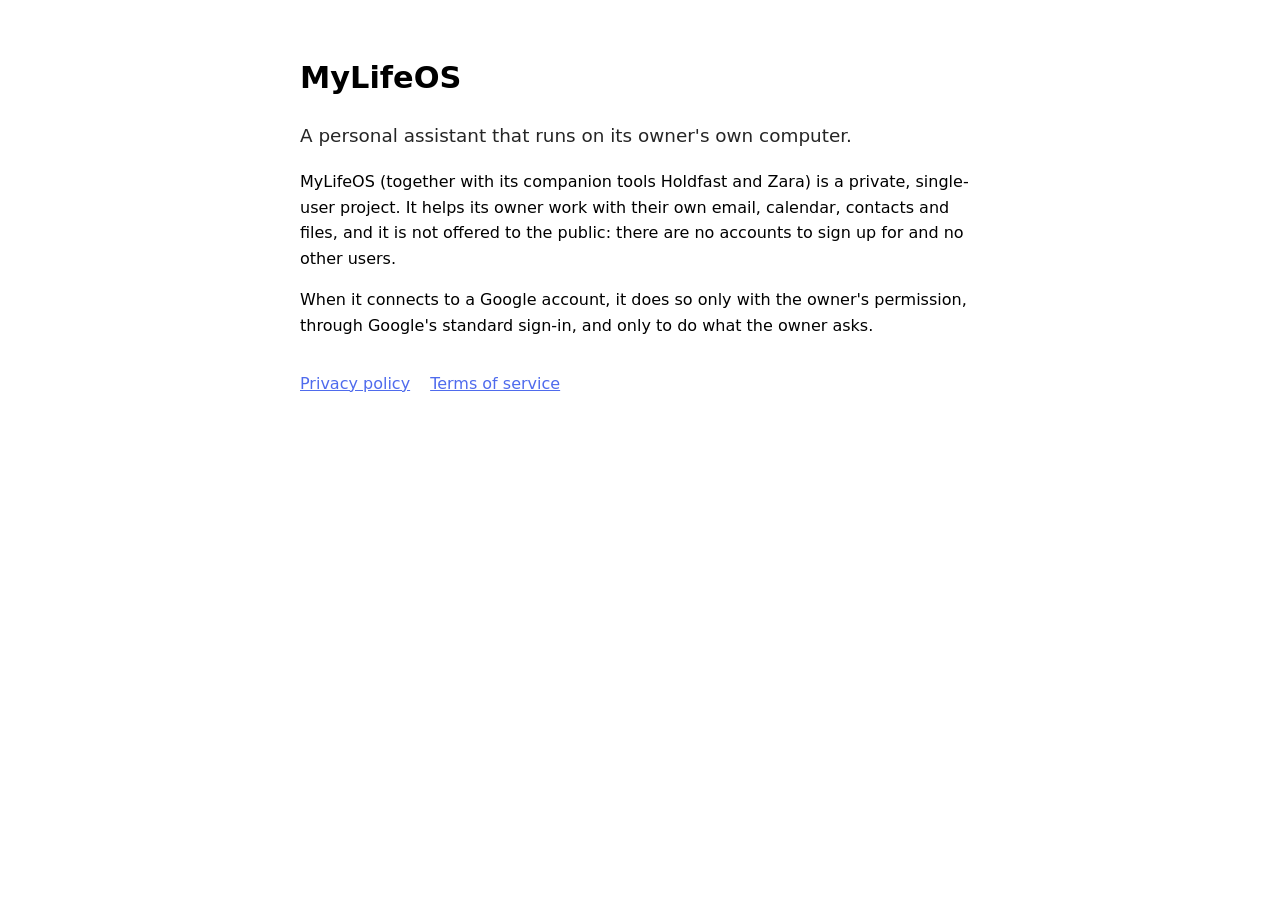
<file: index.html>
<!doctype html>
<html lang="en">
<head>
<meta charset="utf-8">
<meta name="viewport" content="width=device-width, initial-scale=1">
<title>MyLifeOS</title>
<link rel="stylesheet" href="/style.css">
</head>
<body>
<main>
  <h1>MyLifeOS</h1>
  <p class="lede">A personal assistant that runs on its owner's own computer.</p>
  <p>MyLifeOS (together with its companion tools Holdfast and Zara) is a private, single-user
  project. It helps its owner work with their own email, calendar, contacts and files, and it is
  not offered to the public: there are no accounts to sign up for and no other users.</p>
  <p>When it connects to a Google account, it does so only with the owner's permission, through
  Google's standard sign-in, and only to do what the owner asks.</p>
  <nav>
    <a href="/privacy/">Privacy policy</a>
    <a href="/tos/">Terms of service</a>
  </nav>
</main>
</body>
</html>
</file>
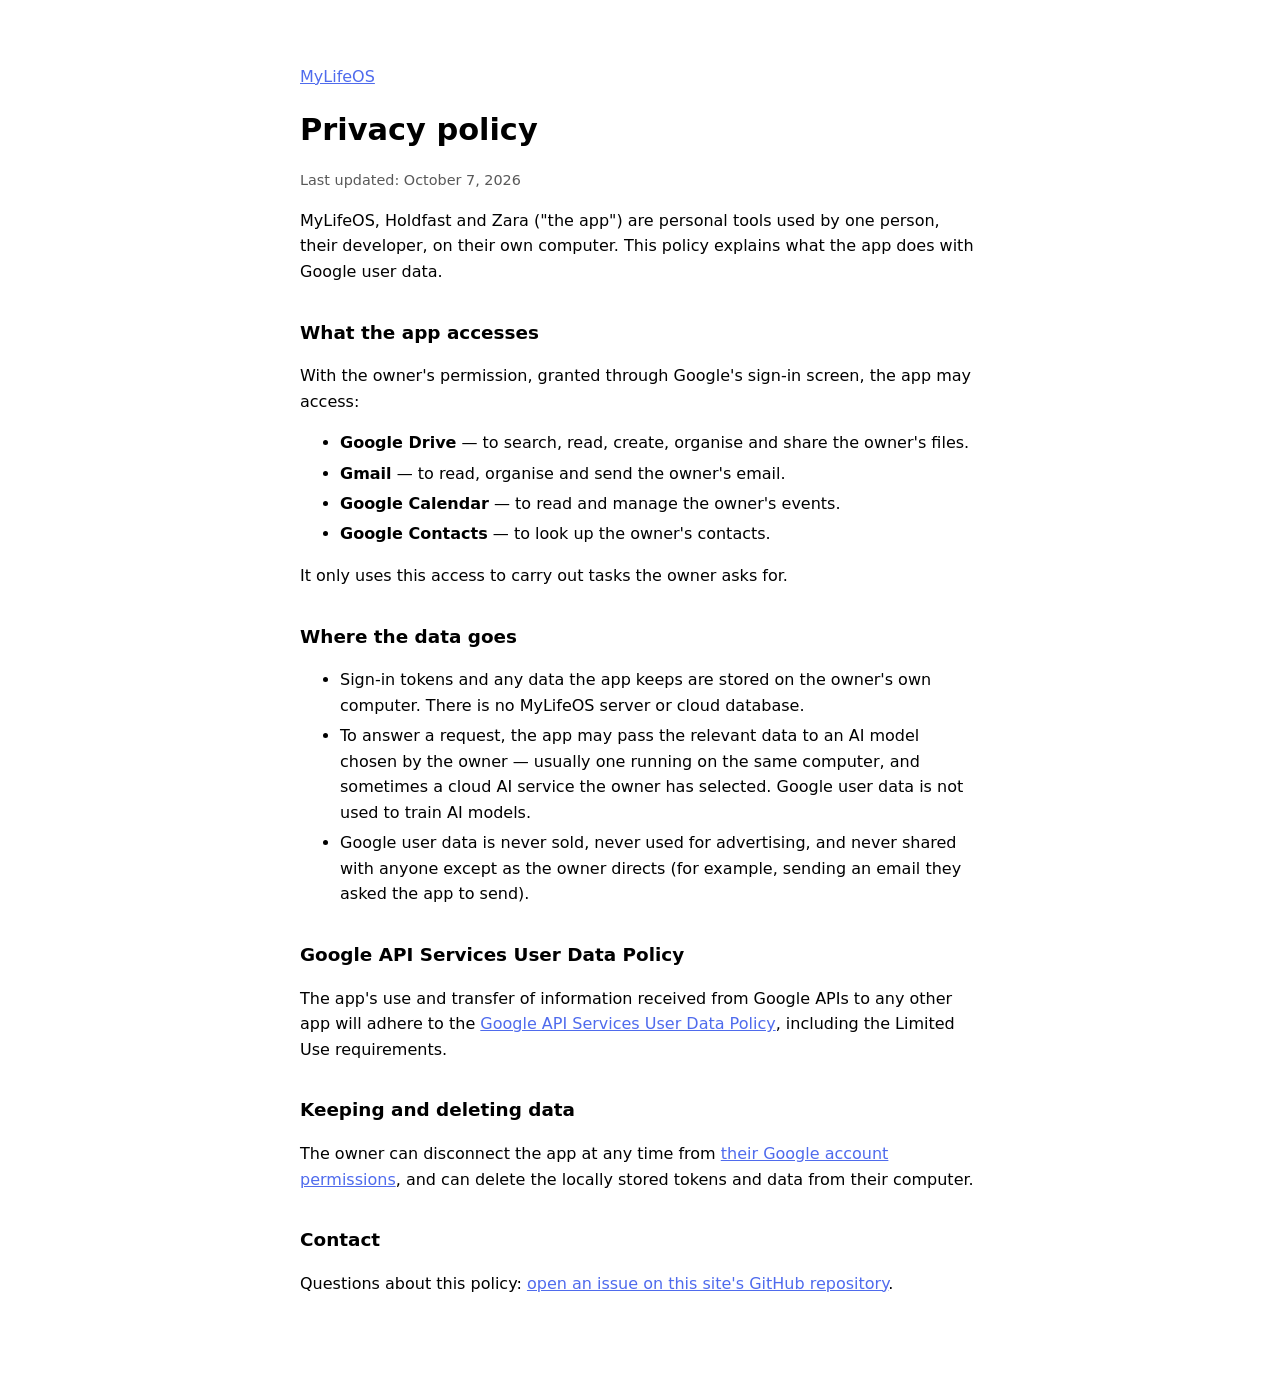
<file: privacy/index.html>
<!doctype html>
<html lang="en">
<head>
<meta charset="utf-8">
<meta name="viewport" content="width=device-width, initial-scale=1">
<title>Privacy policy · MyLifeOS</title>
<link rel="stylesheet" href="/style.css">
</head>
<body>
<main>
  <p><a href="/">MyLifeOS</a></p>
  <h1>Privacy policy</h1>
  <p class="meta">Last updated: October 7, 2026</p>

  <p>MyLifeOS, Holdfast and Zara ("the app") are personal tools used by one person, their
  developer, on their own computer. This policy explains what the app does with Google user
  data.</p>

  <h2>What the app accesses</h2>
  <p>With the owner's permission, granted through Google's sign-in screen, the app may access:</p>
  <ul>
    <li><b>Google Drive</b> — to search, read, create, organise and share the owner's files.</li>
    <li><b>Gmail</b> — to read, organise and send the owner's email.</li>
    <li><b>Google Calendar</b> — to read and manage the owner's events.</li>
    <li><b>Google Contacts</b> — to look up the owner's contacts.</li>
  </ul>
  <p>It only uses this access to carry out tasks the owner asks for.</p>

  <h2>Where the data goes</h2>
  <ul>
    <li>Sign-in tokens and any data the app keeps are stored on the owner's own computer.
    There is no MyLifeOS server or cloud database.</li>
    <li>To answer a request, the app may pass the relevant data to an AI model chosen by the
    owner — usually one running on the same computer, and sometimes a cloud AI service the owner
    has selected. Google user data is not used to train AI models.</li>
    <li>Google user data is never sold, never used for advertising, and never shared with anyone
    except as the owner directs (for example, sending an email they asked the app to send).</li>
  </ul>

  <h2>Google API Services User Data Policy</h2>
  <p>The app's use and transfer of information received from Google APIs to any other app will
  adhere to the
  <a href="https://developers.google.com/terms/api-services-user-data-policy">Google API Services
  User Data Policy</a>, including the Limited Use requirements.</p>

  <h2>Keeping and deleting data</h2>
  <p>The owner can disconnect the app at any time from
  <a href="https://myaccount.google.com/permissions">their Google account permissions</a>, and
  can delete the locally stored tokens and data from their computer.</p>

  <h2>Contact</h2>
  <p>Questions about this policy:
  <a href="https://github.com/Trithilon/Trithilon.github.io/issues">open an issue on this site's GitHub repository</a>.</p>
</main>
</body>
</html>
</file>
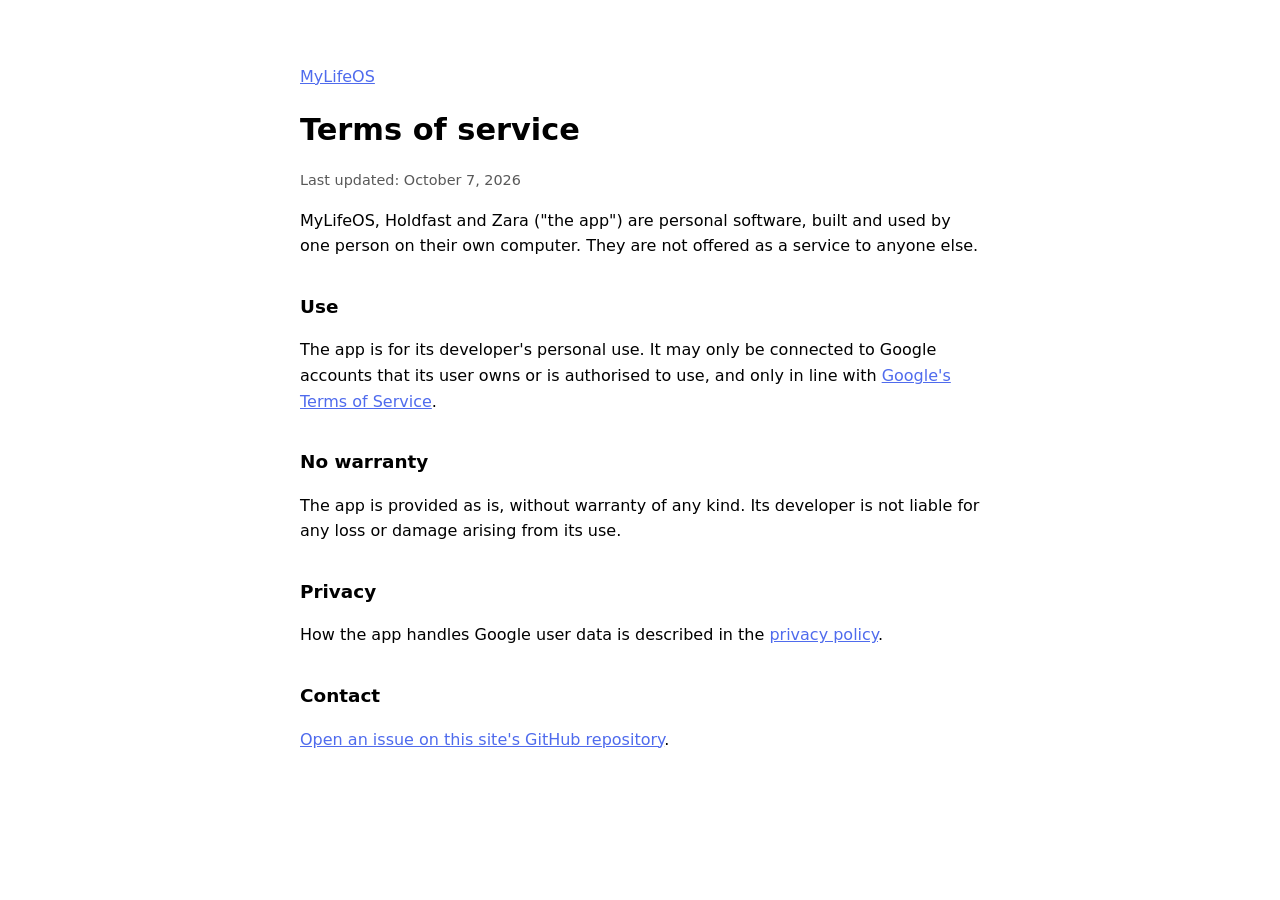
<file: tos/index.html>
<!doctype html>
<html lang="en">
<head>
<meta charset="utf-8">
<meta name="viewport" content="width=device-width, initial-scale=1">
<title>Terms of service · MyLifeOS</title>
<link rel="stylesheet" href="/style.css">
</head>
<body>
<main>
  <p><a href="/">MyLifeOS</a></p>
  <h1>Terms of service</h1>
  <p class="meta">Last updated: October 7, 2026</p>

  <p>MyLifeOS, Holdfast and Zara ("the app") are personal software, built and used by one person
  on their own computer. They are not offered as a service to anyone else.</p>

  <h2>Use</h2>
  <p>The app is for its developer's personal use. It may only be connected to Google accounts
  that its user owns or is authorised to use, and only in line with
  <a href="https://policies.google.com/terms">Google's Terms of Service</a>.</p>

  <h2>No warranty</h2>
  <p>The app is provided as is, without warranty of any kind. Its developer is not liable for
  any loss or damage arising from its use.</p>

  <h2>Privacy</h2>
  <p>How the app handles Google user data is described in the <a href="/privacy/">privacy
  policy</a>.</p>

  <h2>Contact</h2>
  <p><a href="https://github.com/Trithilon/Trithilon.github.io/issues">Open an issue on this site's GitHub
  repository</a>.</p>
</main>
</body>
</html>
</file>
<file: style.css>
:root { color-scheme: light dark; }
body {
  margin: 0;
  font: 16px/1.6 system-ui, -apple-system, "Segoe UI", Roboto, sans-serif;
  background: Canvas;
  color: CanvasText;
}
main { max-width: 680px; margin: 0 auto; padding: 48px 24px 64px; }
h1 { font-size: 1.9em; margin: .2em 0 .4em; }
h2 { font-size: 1.15em; margin: 1.8em 0 .4em; }
.lede { font-size: 1.15em; opacity: .85; }
.meta { opacity: .65; font-size: .9em; }
nav { display: flex; gap: 20px; margin-top: 2em; }
a { color: #4f6bed; }
li { margin: .3em 0; }
</file>
